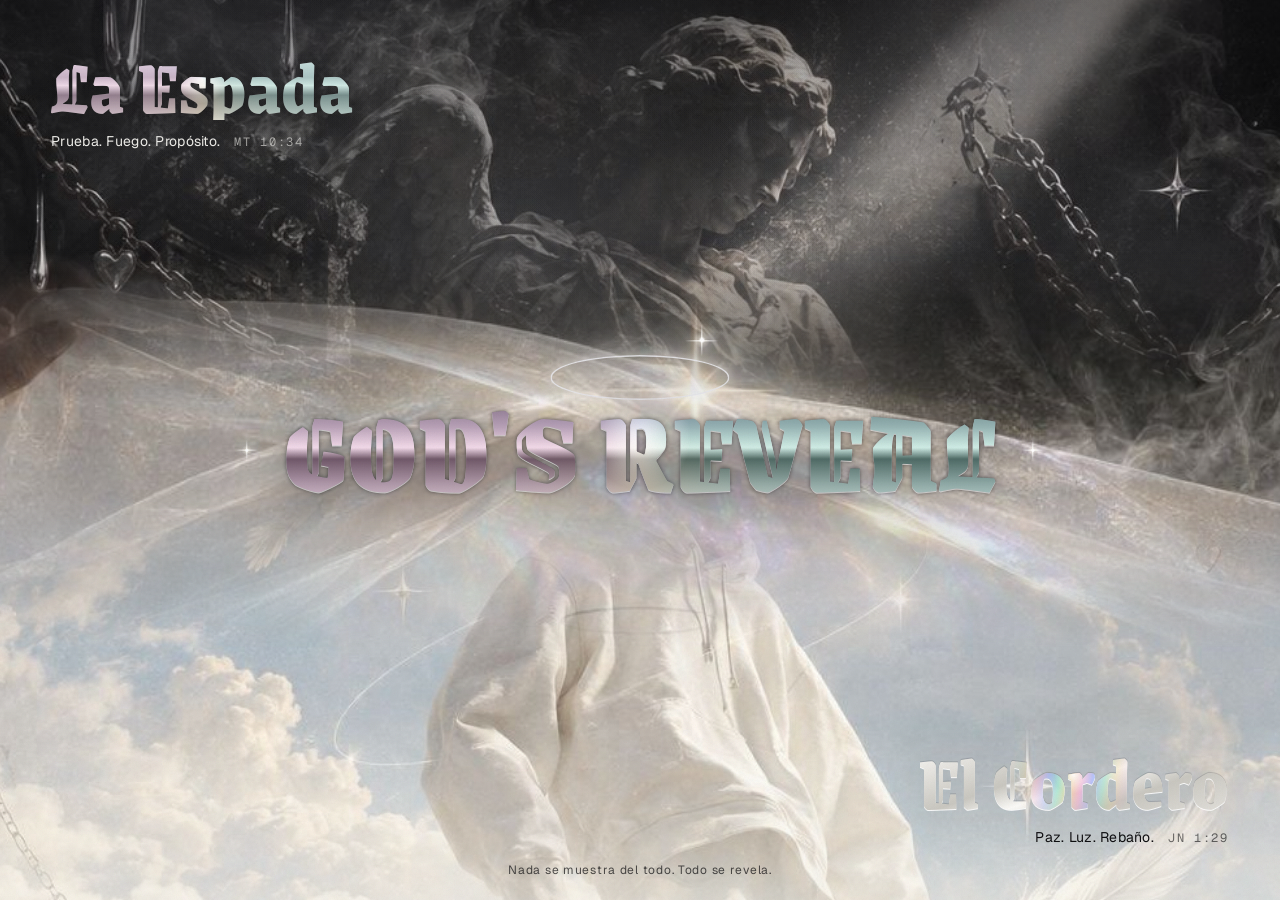
<file: index.html>
<!doctype html>
<html lang="es">
<head>
  <meta charset="utf-8">
  <meta name="viewport" content="width=device-width, initial-scale=1">
  <title>GOD'S REVEAL</title>
  <meta name="description" content="GOD'S REVEAL. Dos mundos: la Espada y el Cordero. Nada se muestra del todo. Todo se revela.">
  <meta name="theme-color" content="#0d0d0f">
  <link rel="preconnect" href="https://fonts.googleapis.com">
  <link rel="preconnect" href="https://fonts.gstatic.com" crossorigin>
  <link href="https://fonts.googleapis.com/css2?family=Geist:wght@300..700&family=Geist+Mono:wght@400;500&family=Grenze+Gotisch:wght@600..900&display=swap" rel="stylesheet">
  <link rel="preload" as="image" href="assets/img/angel.jpg">
  <link rel="preload" as="image" href="assets/img/sky.jpg">
  <link rel="stylesheet" href="assets/css/base.css">
  <link rel="stylesheet" href="assets/css/gate.css">
</head>
<body class="gate grain">

  <div class="veil" aria-hidden="true"><span class="veil__sheen"></span></div>

  <main class="gate__doors">
    <!-- arriba: la prueba -->
    <a class="door door--sword" href="espada.html" aria-label="Entrar en La Espada">
      <span class="door__media" aria-hidden="true"></span>
      <canvas class="atmos" data-atmos="smoke" aria-hidden="true"></canvas>
      <span class="door__inner">
        <span class="door__name holo--chrome" data-light>La Espada</span>
        <span class="door__line">Prueba. Fuego. Propósito. <span class="code">MT 10:34</span></span>
      </span>
    </a>

    <!-- centro: el velo -->
    <div class="seam" aria-hidden="true">
      <span class="seam__veil"></span>
      <span class="halo seam__halo"></span>
      <span class="glint seam__glint"></span>
    </div>
    <h1 class="gate__mark" aria-label="GOD'S REVEAL">
      <span class="glint glint--sm" aria-hidden="true"></span>
      <span class="holo--chrome" data-light>GOD'S REVEAL</span>
      <span class="glint glint--sm" aria-hidden="true"></span>
    </h1>

    <!-- abajo: la paz -->
    <a class="door door--lamb" href="cordero.html" aria-label="Entrar en El Cordero">
      <span class="door__media" aria-hidden="true"></span>
      <span class="door__inner">
        <span class="door__name holo" data-light data-text="El Cordero">El Cordero</span>
        <span class="door__line">Paz. Luz. Rebaño. <span class="code">JN 1:29</span></span>
      </span>
    </a>
  </main>

  <p class="gate__foot">Nada se muestra del todo. Todo se revela.</p>

  <script src="assets/js/site.js" defer></script>
</body>
</html>
</file>
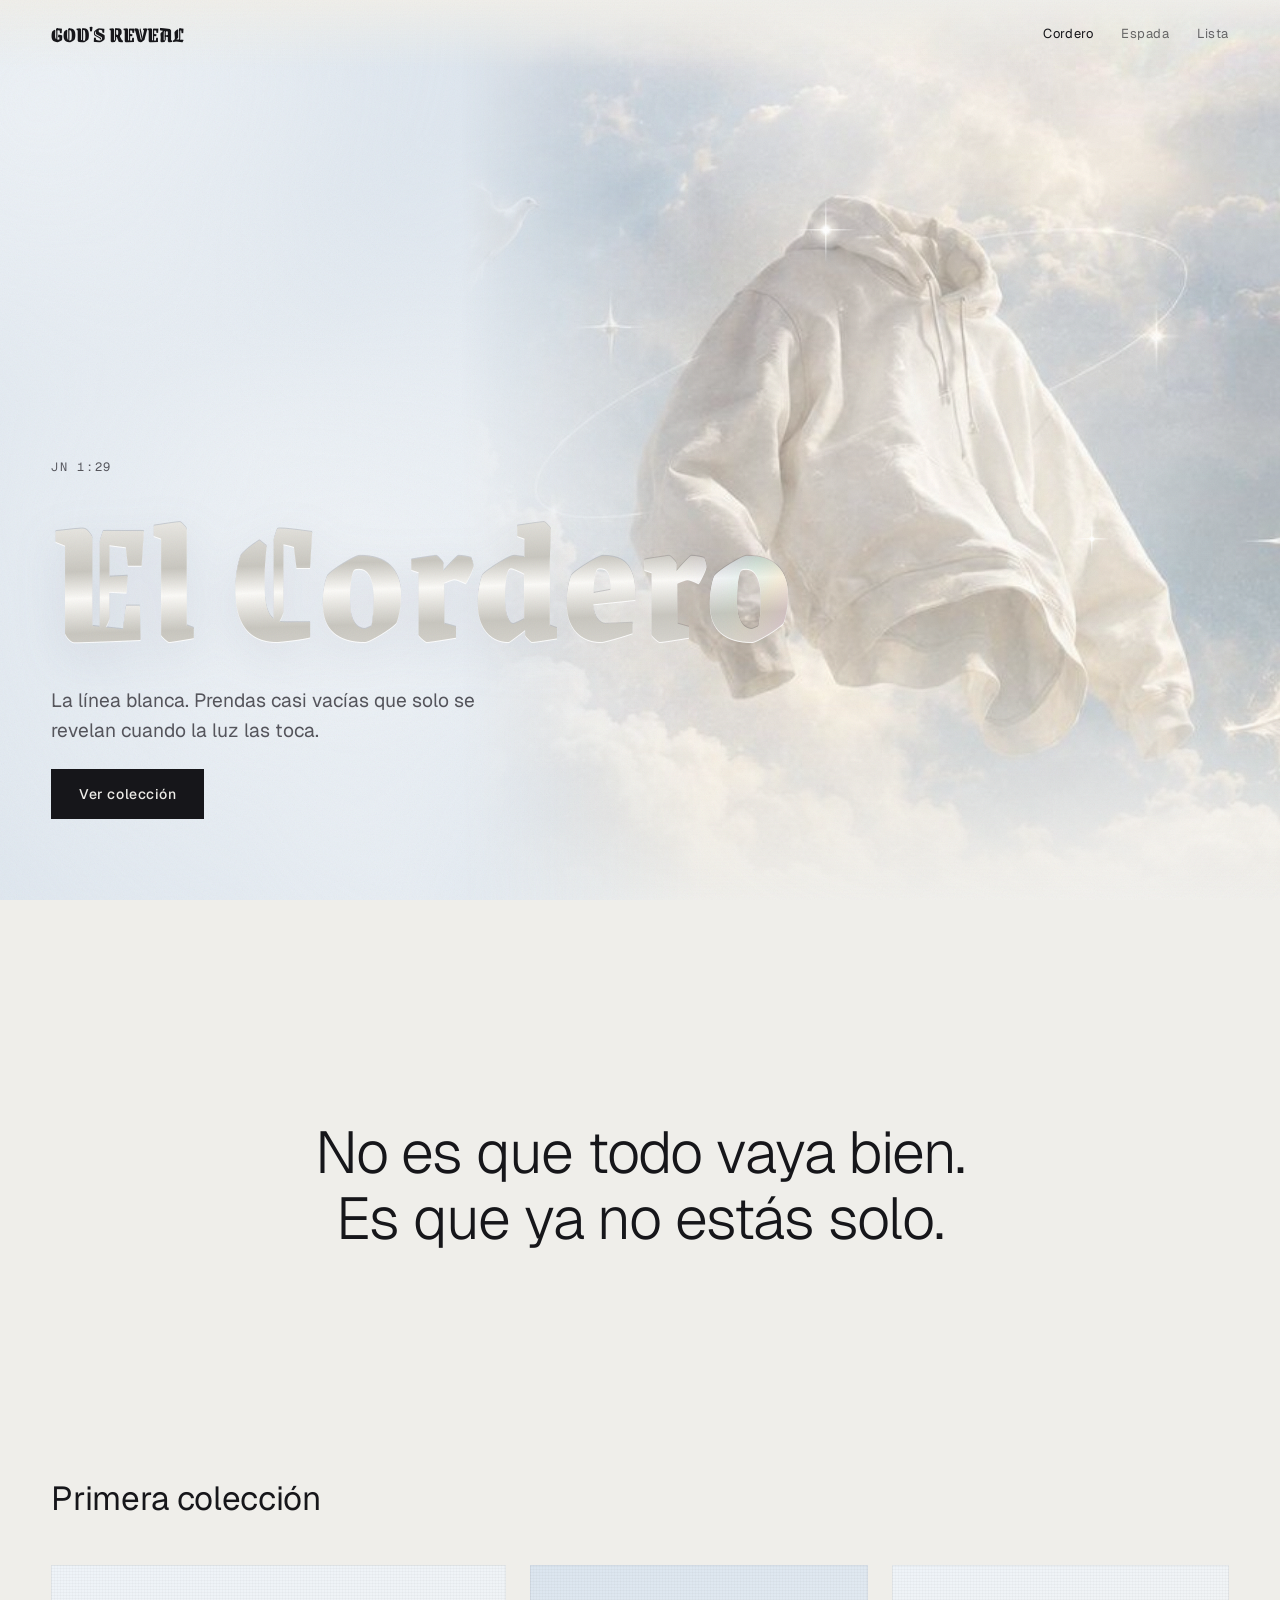
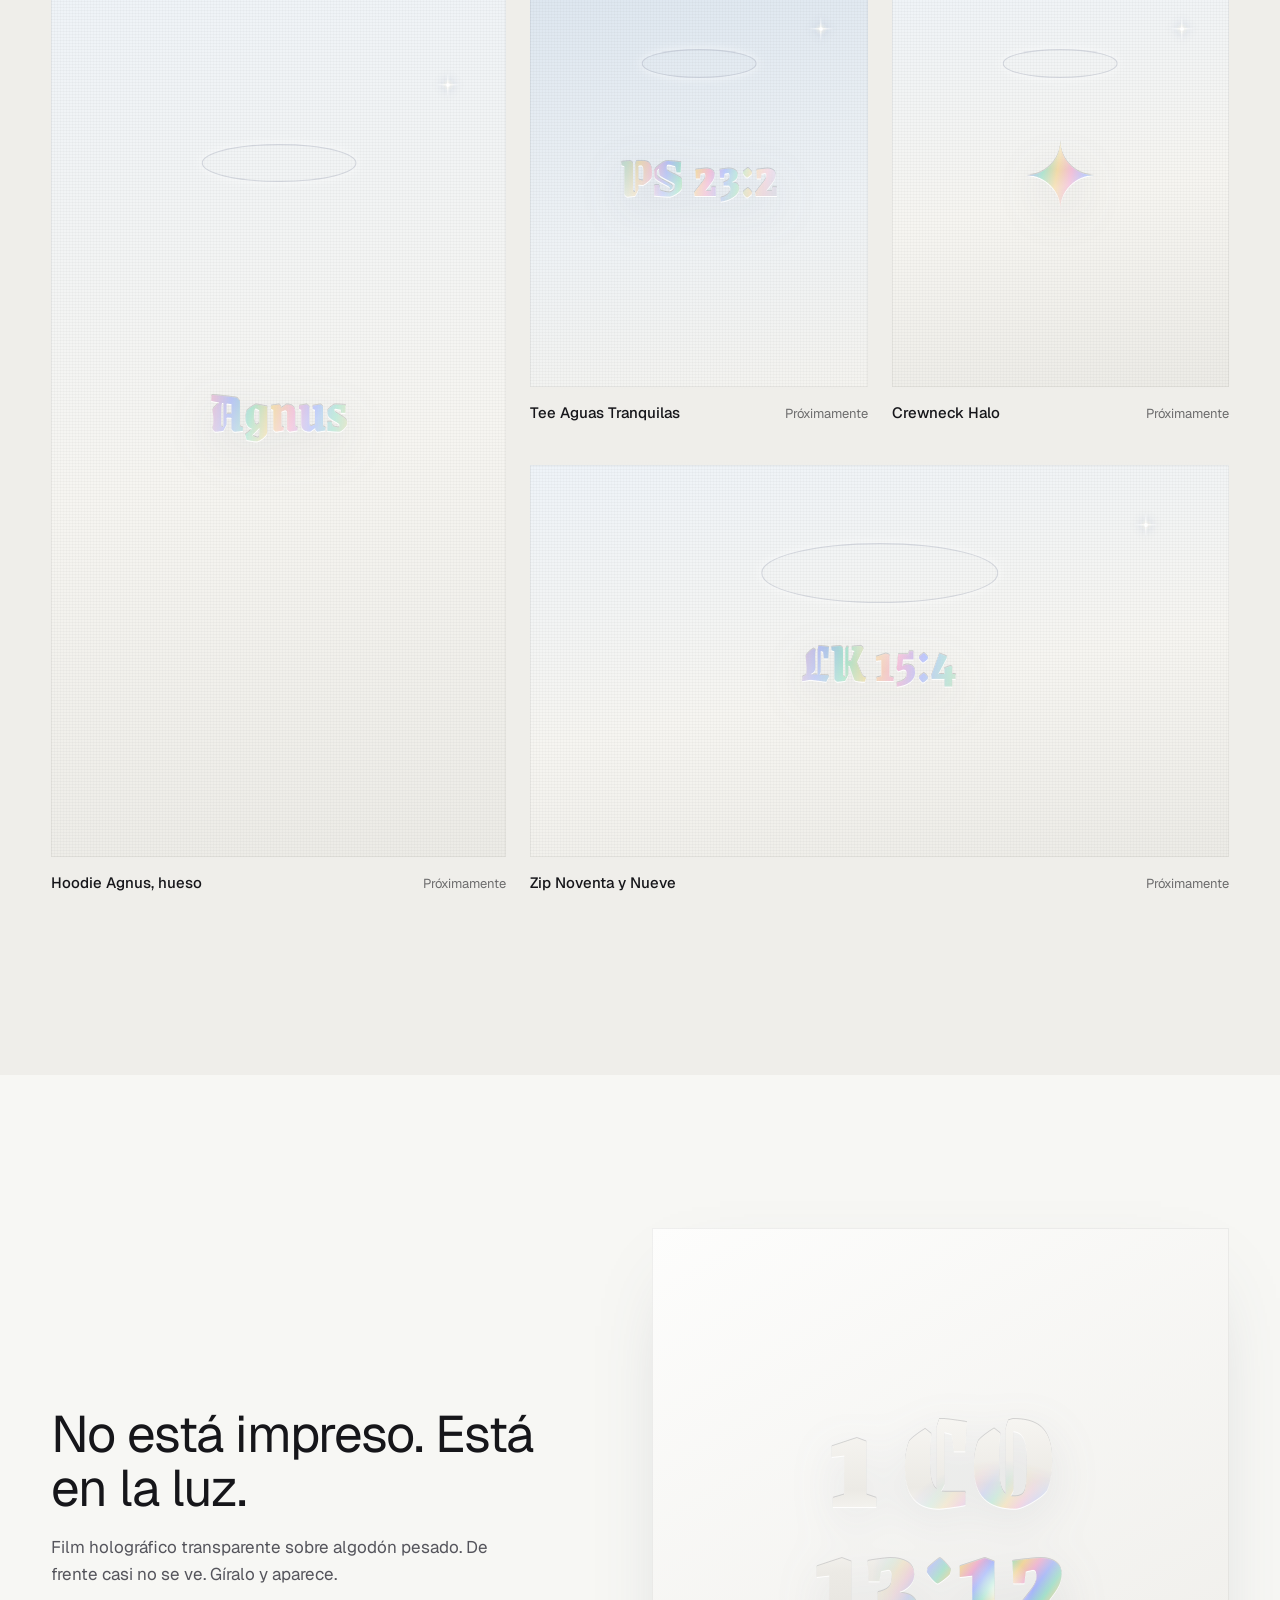
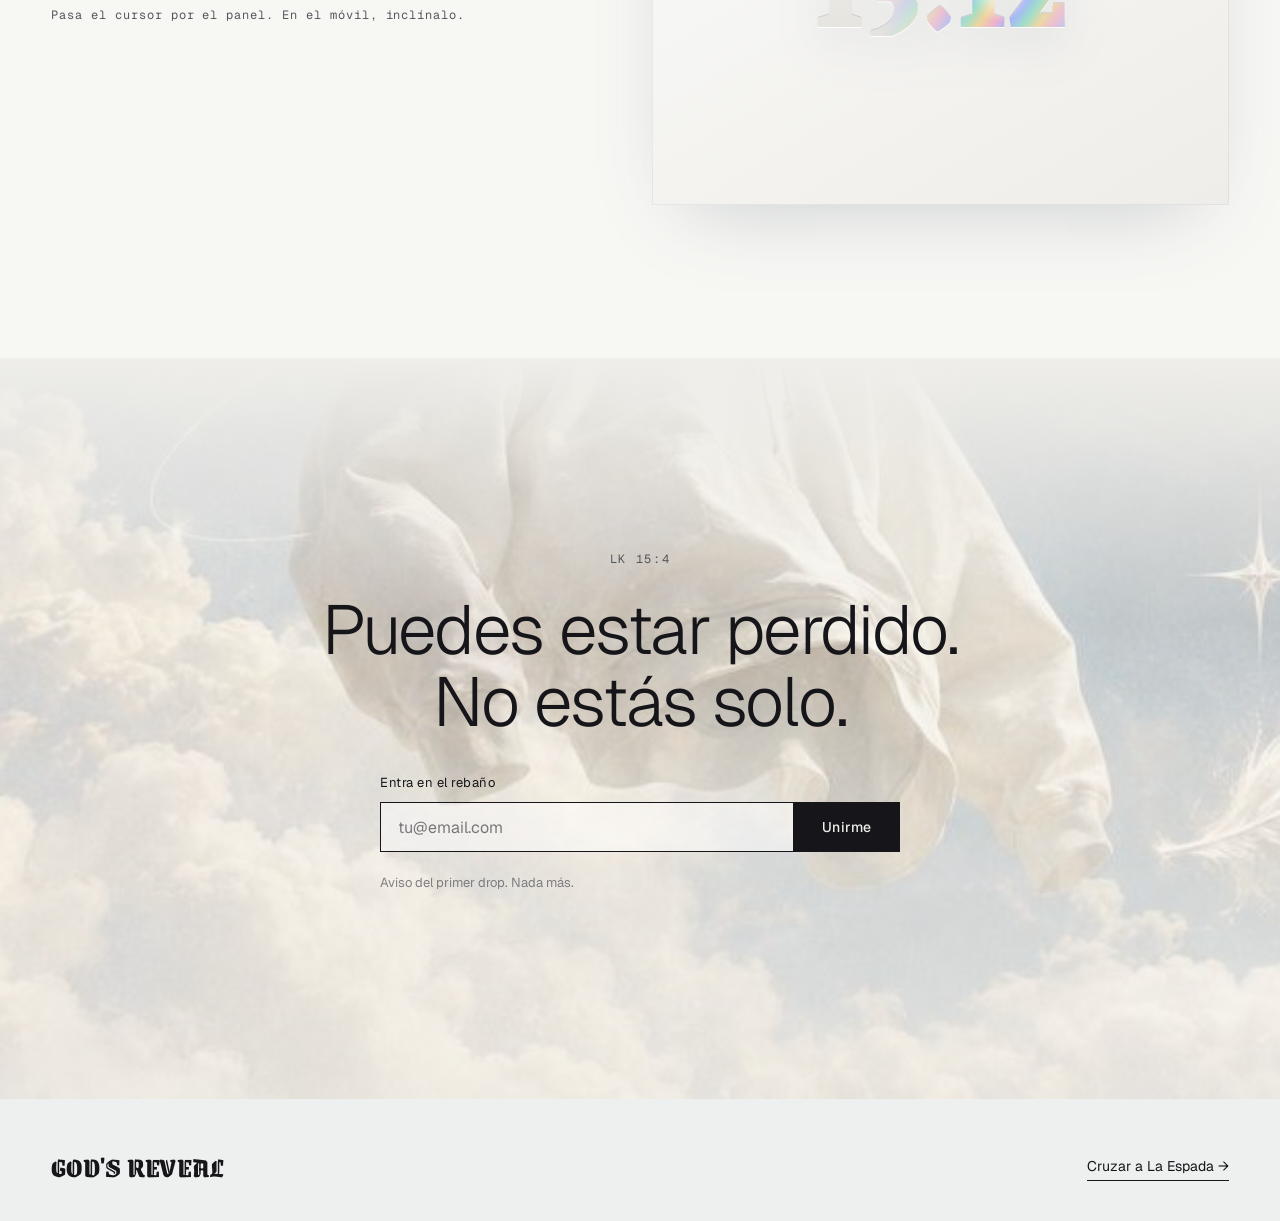
<file: cordero.html>
<!doctype html>
<html lang="es">
<head>
  <meta charset="utf-8">
  <meta name="viewport" content="width=device-width, initial-scale=1">
  <title>El Cordero | GOD'S REVEAL</title>
  <meta name="description" content="El Cordero. La línea blanca de GOD'S REVEAL: paz, luz y rebaño. Acabados en film holográfico transparente.">
  <meta name="theme-color" content="#efeeea">
  <link rel="preconnect" href="https://fonts.googleapis.com">
  <link rel="preconnect" href="https://fonts.gstatic.com" crossorigin>
  <link href="https://fonts.googleapis.com/css2?family=Geist:wght@300..700&family=Geist+Mono:wght@400;500&family=Grenze+Gotisch:wght@600..900&display=swap" rel="stylesheet">
  <link rel="stylesheet" href="assets/css/base.css">
  <link rel="stylesheet" href="assets/css/lamb.css">
</head>
<body class="lamb grain">

  <header class="nav">
    <div class="wrap">
      <a class="nav__brand" href="index.html">GOD'S REVEAL</a>
      <nav class="nav__links" aria-label="Mundos">
        <a href="cordero.html" aria-current="page">Cordero</a>
        <a href="espada.html">Espada</a>
        <a class="hide-sm" href="#rebano">Lista</a>
      </nav>
    </div>
  </header>

  <main>
    <!-- HERO -->
    <section class="l-hero">
      <span class="l-hero__media" aria-hidden="true"></span>
      <canvas class="atmos" data-atmos="cloud" aria-hidden="true"></canvas>
      <span class="glint glint--lg" style="left:62%;top:22%" aria-hidden="true"></span>
      <span class="glint" style="left:84%;top:58%" aria-hidden="true"></span>
      <div class="wrap l-hero__grid">
        <div class="l-hero__copy">
          <span class="code rv">JN 1:29</span>
          <h1 class="l-hero__title mark holo rv" data-d="1" data-light data-text="El Cordero">El Cordero</h1>
          <p class="l-hero__sub rv" data-d="2">La línea blanca. Prendas casi vacías que solo se revelan cuando la luz las toca.</p>
          <div class="rv" data-d="3">
            <a class="btn btn--solid" href="#coleccion">Ver colección</a>
          </div>
        </div>
      </div>
    </section>

    <!-- MANIFIESTO -->
    <section class="l-manifesto">
      <div class="wrap">
        <p class="l-manifesto__text rv">No es que todo vaya bien.<br>Es que ya no estás solo.</p>
      </div>
    </section>

    <!-- COLECCION -->
    <section class="l-coll" id="coleccion" aria-labelledby="coll-title">
      <div class="wrap">
        <h2 class="l-coll__title rv" id="coll-title">Primera colección</h2>
        <div class="l-coll__grid">
          <!-- TODO: foto real de producto 1600x2000 -->
          <article class="piece piece--xl rv">
            <div class="piece__media l-swatch"><span class="halo piece__halo" aria-hidden="true"></span><span class="glint piece__glint" aria-hidden="true"></span><span class="piece__print holo" data-light data-text="Agnus">Agnus</span></div>
            <div class="piece__meta"><span class="piece__name">Hoodie Agnus, hueso</span><span class="piece__status">Próximamente</span></div>
          </article>
          <!-- TODO: foto real de producto 1200x1500 -->
          <article class="piece rv" data-d="1">
            <div class="piece__media l-swatch l-swatch--sky"><span class="halo piece__halo" aria-hidden="true"></span><span class="glint piece__glint" aria-hidden="true"></span><span class="piece__print holo" data-light data-text="PS 23:2">PS 23:2</span></div>
            <div class="piece__meta"><span class="piece__name">Tee Aguas Tranquilas</span><span class="piece__status">Próximamente</span></div>
          </article>
          <!-- TODO: foto real de producto 1200x1500 -->
          <article class="piece rv" data-d="2">
            <div class="piece__media l-swatch"><span class="halo piece__halo" aria-hidden="true"></span><span class="glint piece__glint" aria-hidden="true"></span><span class="piece__print piece__print--sm holo" data-light data-text="✦">✦</span></div>
            <div class="piece__meta"><span class="piece__name">Crewneck Halo</span><span class="piece__status">Próximamente</span></div>
          </article>
          <!-- TODO: foto real de producto 1600x1000 -->
          <article class="piece piece--wide rv">
            <div class="piece__media l-swatch l-swatch--cream"><span class="halo piece__halo" aria-hidden="true"></span><span class="glint piece__glint" aria-hidden="true"></span><span class="piece__print holo" data-light data-text="LK 15:4">LK 15:4</span></div>
            <div class="piece__meta"><span class="piece__name">Zip Noventa y Nueve</span><span class="piece__status">Próximamente</span></div>
          </article>
        </div>
      </div>
    </section>

    <!-- MATERIAL -->
    <section class="l-material" aria-labelledby="mat-title">
      <div class="wrap l-material__grid">
        <div class="l-material__copy">
          <h2 class="l-material__title rv" id="mat-title">No está impreso. Está en la luz.</h2>
          <p class="rv" data-d="1">Film holográfico transparente sobre algodón pesado. De frente casi no se ve. Gíralo y aparece.</p>
          <p class="l-material__hint rv" data-d="2">Pasa el cursor por el panel. En el móvil, inclínalo.</p>
        </div>
        <div class="reveal-panel rv" data-d="1" aria-label="Panel interactivo: una cita escondida que aparece con la luz">
          <span class="reveal-panel__lit holo" data-light aria-hidden="true" data-text="1 CO&#10;13:12">1 CO<br>13:12</span>
        </div>
      </div>
    </section>

    <!-- REBAÑO -->
    <section class="l-flock" id="rebano" aria-labelledby="flock-title">
      <span class="l-flock__media" aria-hidden="true"></span>
      <div class="wrap l-flock__inner">
        <span class="code rv">LK 15:4</span>
        <h2 class="l-flock__title rv" data-d="1" id="flock-title">Puedes estar perdido.<br>No estás solo.</h2>
        <form class="l-flock__form rv" data-d="2" data-list data-ok="Estás dentro. Te avisaremos antes que a nadie." novalidate>
          <div class="field">
            <label for="email-lamb">Entra en el rebaño</label>
            <div class="field__row">
              <input id="email-lamb" type="email" name="email" autocomplete="email" placeholder="tu@email.com" required aria-describedby="help-lamb">
              <button class="btn btn--solid" type="submit">Unirme</button>
            </div>
            <p class="field__help" id="help-lamb" aria-live="polite">Aviso del primer drop. Nada más.</p>
          </div>
        </form>
      </div>
    </section>
  </main>

  <footer class="foot">
    <div class="wrap">
      <span class="mark foot__mark">GOD'S REVEAL</span>
      <a class="foot__cross" href="espada.html">Cruzar a La Espada <span aria-hidden="true">→</span></a>
    </div>
  </footer>

  <script src="assets/js/site.js" defer></script>
</body>
</html>
</file>
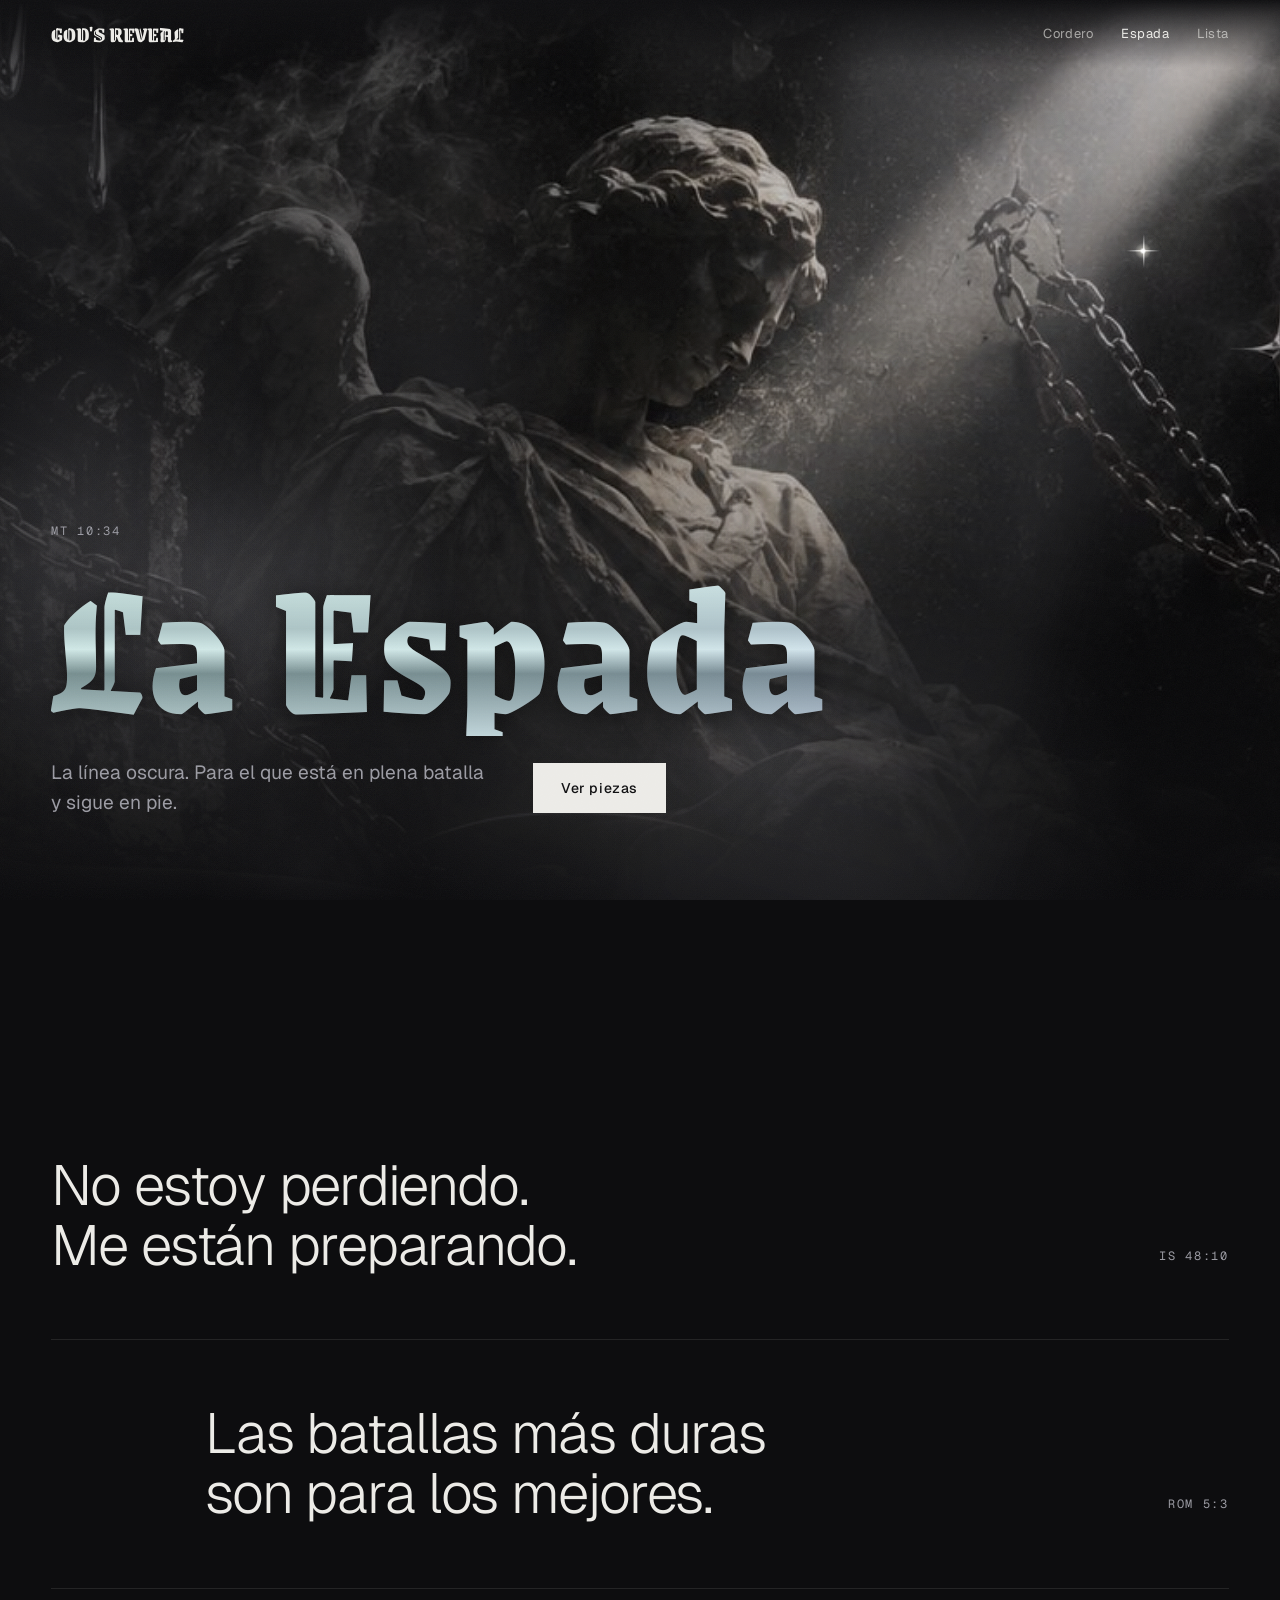
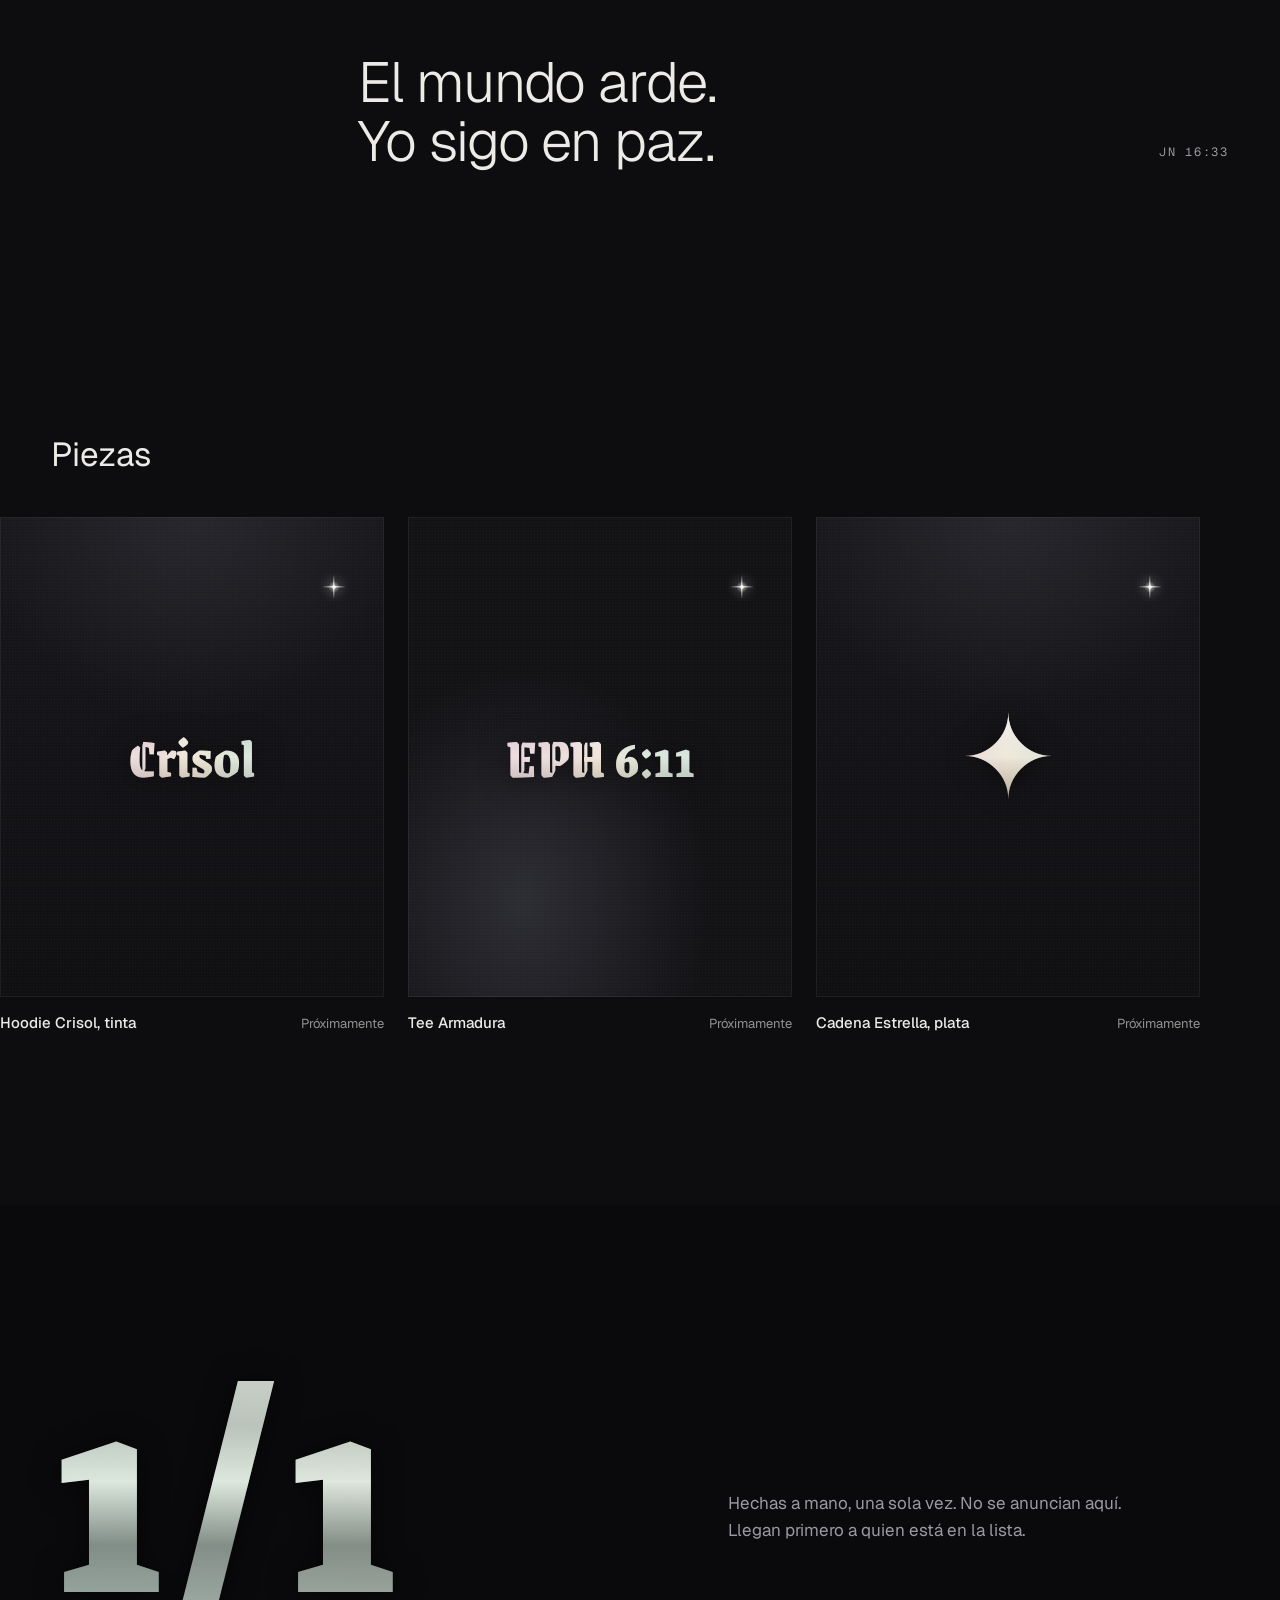
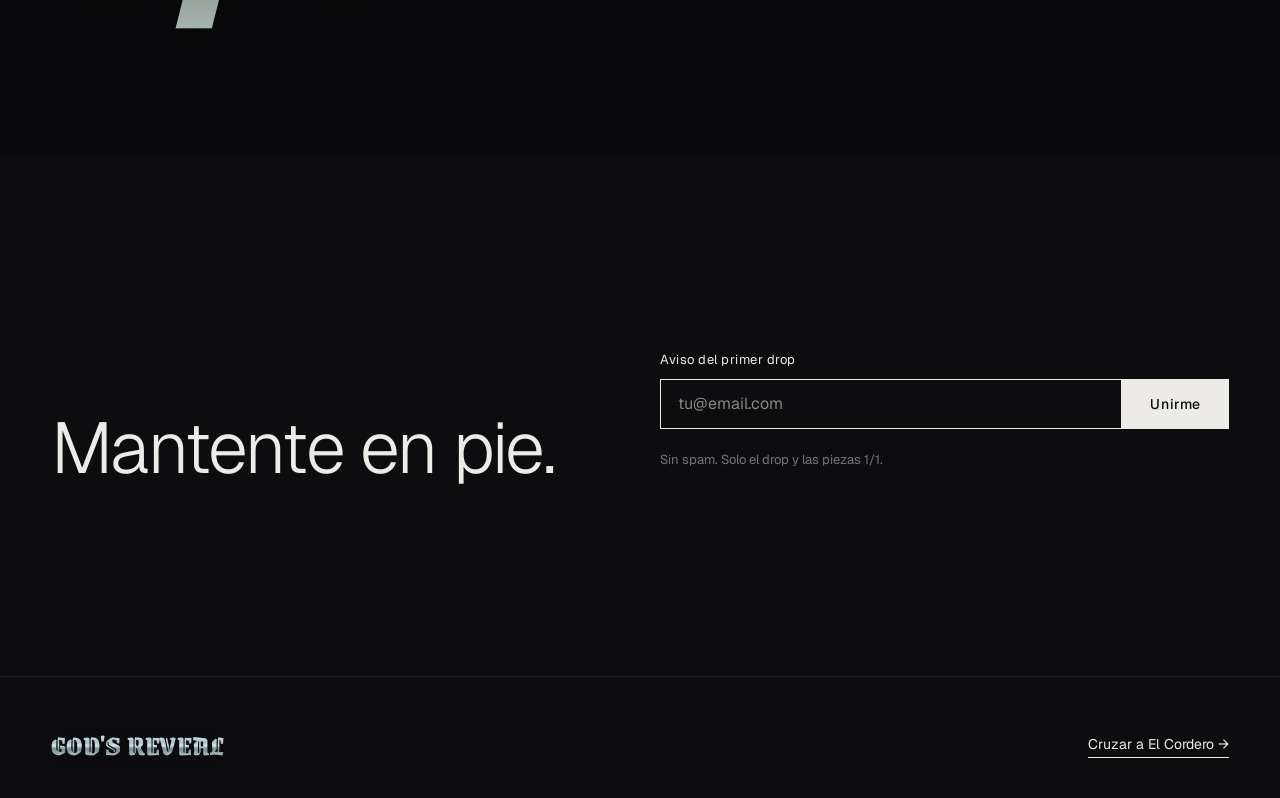
<file: espada.html>
<!doctype html>
<html lang="es">
<head>
  <meta charset="utf-8">
  <meta name="viewport" content="width=device-width, initial-scale=1">
  <title>La Espada | GOD'S REVEAL</title>
  <meta name="description" content="La Espada. La línea oscura de GOD'S REVEAL: prueba, fuego y propósito. Cromo, humo y cadenas.">
  <meta name="theme-color" content="#0d0d0f">
  <link rel="preconnect" href="https://fonts.googleapis.com">
  <link rel="preconnect" href="https://fonts.gstatic.com" crossorigin>
  <link href="https://fonts.googleapis.com/css2?family=Geist:wght@300..700&family=Geist+Mono:wght@400;500&family=Grenze+Gotisch:wght@600..900&display=swap" rel="stylesheet">
  <link rel="stylesheet" href="assets/css/base.css">
  <link rel="stylesheet" href="assets/css/sword.css">
</head>
<body class="sword grain">

  <header class="nav">
    <div class="wrap">
      <a class="nav__brand" href="index.html">GOD'S REVEAL</a>
      <nav class="nav__links" aria-label="Mundos">
        <a href="cordero.html">Cordero</a>
        <a href="espada.html" aria-current="page">Espada</a>
        <a class="hide-sm" href="#aviso">Lista</a>
      </nav>
    </div>
  </header>

  <main>
    <!-- HERO -->
    <section class="s-hero">
      <span class="s-hero__media" aria-hidden="true"></span>
      <canvas class="atmos" data-atmos="smoke" aria-hidden="true"></canvas>
      <div class="s-hero__beam" aria-hidden="true"></div>
      <span class="glint" style="left:88%;top:26%" aria-hidden="true"></span>
      <div class="wrap s-hero__inner">
        <span class="code rv">MT 10:34</span>
        <h1 class="s-hero__title mark holo--chrome rv" data-d="1" data-light>La Espada</h1>
        <div class="s-hero__row rv" data-d="2">
          <p class="s-hero__sub">La línea oscura. Para el que está en plena batalla y sigue en pie.</p>
          <a class="btn btn--bone" href="#piezas">Ver piezas</a>
        </div>
      </div>
    </section>

    <!-- LA PRUEBA -->
    <section class="s-trial" aria-labelledby="trial-title">
      <div class="wrap">
        <h2 class="sr-only" id="trial-title">La prueba</h2>
        <ol class="s-trial__list">
          <li class="rv"><p>No estoy perdiendo.<br>Me están preparando.</p><span class="code">IS 48:10</span></li>
          <li class="rv"><p>Las batallas más duras<br>son para los mejores.</p><span class="code">ROM 5:3</span></li>
          <li class="rv"><p>El mundo arde.<br>Yo sigo en paz.</p><span class="code">JN 16:33</span></li>
        </ol>
      </div>
    </section>

    <!-- PIEZAS -->
    <section class="s-pieces" id="piezas" aria-labelledby="pieces-title">
      <div class="wrap">
        <h2 class="s-pieces__title rv" id="pieces-title">Piezas</h2>
      </div>
      <div class="s-rail" tabindex="0" aria-label="Piezas de La Espada, desliza en horizontal">
        <!-- TODO: fotos reales de producto 1200x1500 -->
        <article class="piece rv">
          <div class="piece__media s-swatch"><span class="glint piece__glint" aria-hidden="true"></span><span class="piece__print holo--chrome" data-light>Crisol</span></div>
          <div class="piece__meta"><span class="piece__name">Hoodie Crisol, tinta</span><span class="piece__status">Próximamente</span></div>
        </article>
        <article class="piece rv" data-d="1">
          <div class="piece__media s-swatch s-swatch--smoke"><span class="glint piece__glint" aria-hidden="true"></span><span class="piece__print holo--chrome" data-light>EPH 6:11</span></div>
          <div class="piece__meta"><span class="piece__name">Tee Armadura</span><span class="piece__status">Próximamente</span></div>
        </article>
        <article class="piece rv" data-d="2">
          <div class="piece__media s-swatch"><span class="glint piece__glint" aria-hidden="true"></span><span class="piece__print piece__print--glyph holo--chrome" data-light>✦</span></div>
          <div class="piece__meta"><span class="piece__name">Cadena Estrella, plata</span><span class="piece__status">Próximamente</span></div>
        </article>
        <article class="piece rv" data-d="3">
          <div class="piece__media s-swatch s-swatch--smoke"><span class="glint piece__glint" aria-hidden="true"></span><span class="piece__print holo--chrome" data-light>IS 40:31</span></div>
          <div class="piece__meta"><span class="piece__name">Zip Alas</span><span class="piece__status">Próximamente</span></div>
        </article>
      </div>
    </section>

    <!-- 1/1 -->
    <section class="s-one" aria-labelledby="one-title">
      <div class="wrap s-one__grid">
        <div class="s-one__mark rv" aria-hidden="true"><span class="holo--chrome" data-light>1/1</span></div>
        <div class="s-one__copy">
          <h2 class="s-one__title rv" id="one-title">Piezas únicas.</h2>
          <p class="rv" data-d="1">Hechas a mano, una sola vez. No se anuncian aquí. Llegan primero a quien está en la lista.</p>
        </div>
      </div>
    </section>

    <!-- AVISO -->
    <section class="s-call" id="aviso" aria-labelledby="call-title">
      <div class="wrap s-call__inner">
        <h2 class="s-call__title rv" id="call-title">Mantente en pie.</h2>
        <form class="s-call__form rv" data-d="1" data-list data-ok="Dentro. Serás de los primeros en saberlo." novalidate>
          <div class="field">
            <label for="email-sword">Aviso del primer drop</label>
            <div class="field__row">
              <input id="email-sword" type="email" name="email" autocomplete="email" placeholder="tu@email.com" required aria-describedby="help-sword">
              <button class="btn btn--bone" type="submit">Unirme</button>
            </div>
            <p class="field__help" id="help-sword" aria-live="polite">Sin spam. Solo el drop y las piezas 1/1.</p>
          </div>
        </form>
      </div>
    </section>
  </main>

  <footer class="foot">
    <div class="wrap">
      <span class="mark foot__mark holo--chrome" data-light>GOD'S REVEAL</span>
      <a class="foot__cross" href="cordero.html">Cruzar a El Cordero <span aria-hidden="true">→</span></a>
    </div>
  </footer>

  <script src="assets/js/site.js" defer></script>
</body>
</html>
</file>
<file: assets/css/base.css>
/* GOD'S REVEAL - base
   Regla de oro: nada se muestra del todo. Todo se revela. */

:root {
  --bone: #efeeea;
  --paper: #f7f7f4;
  --mist: #dde3ea;
  --smoke: #8a8a91;
  --char: #1c1c20;
  --ink: #0d0d0f;

  --font-mark: "Grenze Gotisch", serif;
  --font-sans: "Geist", system-ui, sans-serif;
  --font-mono: "Geist Mono", ui-monospace, monospace;

  --ease: cubic-bezier(0.16, 1, 0.3, 1);
  --gutter: clamp(16px, 4vw, 56px);
  --max: 1400px;

  /* z-index scale */
  --z-atmos: 0;
  --z-content: 1;
  --z-nav: 20;
  --z-grain: 40;
  --z-veil: 60;
}

*, *::before, *::after { box-sizing: border-box; }
html { -webkit-text-size-adjust: 100%; }
body {
  margin: 0;
  font-family: var(--font-sans);
  font-size: 16px;
  line-height: 1.6;
  -webkit-font-smoothing: antialiased;
  text-rendering: optimizeLegibility;
  overflow-x: hidden;
}
img { max-width: 100%; display: block; }
a { color: inherit; text-decoration: none; }
button, input { font: inherit; color: inherit; }

.wrap { width: 100%; max-width: var(--max); margin: 0 auto; padding: 0 var(--gutter); }
.sr-only {
  position: absolute; width: 1px; height: 1px; padding: 0; margin: -1px;
  overflow: hidden; clip: rect(0 0 0 0); white-space: nowrap; border: 0;
}

:focus-visible { outline: 2px solid currentColor; outline-offset: 4px; }

/* ---------- wordmark ---------- */
.mark {
  font-family: var(--font-mark);
  font-weight: 800;
  letter-spacing: 0.01em;
  line-height: 0.92;
}

.code {
  font-family: var(--font-mono);
  font-size: 12px;
  letter-spacing: 0.14em;
  text-transform: uppercase;
}

/* ---------- holographic transparent film ----------
   Imita PET holografico transparente: casi sin color propio,
   la luz (puntero / giroscopio) rompe el material en destellos prismaticos. */
/* Capa 1 (el propio texto): film casi incoloro, solo se lee por el relieve.
   Capa 2 (::after con data-text): destellos espectrales que SOLO aparecen
   donde cae la luz, como el PET holografico transparente real. */
.holo {
  --mx: 50%;
  --my: 40%;
  --spin: 0deg;
  position: relative;
  /* nacar: casi blanco, con un pliegue de luz que sigue al puntero */
  background:
    linear-gradient(calc(160deg + var(--spin) * 0.1),
      var(--holo-hi, #fbfaf7) 0%, var(--holo-base, #d2d0ca) 38%,
      var(--holo-hi, #fbfaf7) 52%, var(--holo-base, #d2d0ca) 70%, var(--holo-lo, #e4e2dd) 100%);
  -webkit-background-clip: text;
  background-clip: text;
  color: transparent;
  filter:
    drop-shadow(0 1px 0 rgb(255 255 255 / 0.9))
    drop-shadow(0 -1px 0 rgb(30 32 40 / 0.16))
    drop-shadow(0 14px 24px rgb(90 100 120 / 0.12));
}
.holo[data-text]::after {
  content: attr(data-text);
  white-space: pre-line;
  position: absolute; inset: 0;
  padding: inherit;
  display: inherit; place-items: inherit; text-align: inherit;
  text-shadow: none;
  background:
    radial-gradient(circle at var(--mx) var(--my), rgb(255 255 255 / 0.95) 0%, transparent 12%),
    repeating-linear-gradient(calc(100deg + var(--spin) * 0.15),
      #93a9ff 0%, #86dcc0 3.5%, #f1cf86 7%, #eea3cb 10.5%, #93a9ff 14%);
  -webkit-background-clip: text;
  background-clip: text;
  color: transparent;
  -webkit-mask-image: radial-gradient(circle at var(--mx) var(--my), #000 0%, rgb(0 0 0 / 0.55) 16%, transparent 38%);
  mask-image: radial-gradient(circle at var(--mx) var(--my), #000 0%, rgb(0 0 0 / 0.55) 16%, transparent 38%);
  pointer-events: none;
}

/* chrome variant for the dark world */
.holo--chrome {
  --mx: 50%;
  --my: 40%;
  --spin: 0deg;
  background:
    radial-gradient(circle at var(--mx) var(--my), rgb(255 255 255 / 0.9), transparent 16%),
    conic-gradient(from var(--spin) at var(--mx) var(--my),
      rgb(150 170 255 / 0.30), rgb(140 225 200 / 0.30), rgb(245 215 150 / 0.30),
      rgb(240 170 210 / 0.30), rgb(150 170 255 / 0.30)),
    linear-gradient(180deg, #f6f6f8 0%, #b9b9c1 38%, #ececf0 50%, #6c6c74 64%, #d4d4da 100%);
  -webkit-background-clip: text;
  background-clip: text;
  color: transparent;
  filter: drop-shadow(0 2px 14px rgb(0 0 0 / 0.55));
}

/* ---------- ornaments from the poster: star glints and halos ---------- */
.glint {
  --s: 34px;
  position: absolute; display: inline-block; width: var(--s); height: var(--s);
  pointer-events: none;
  background:
    radial-gradient(circle, rgb(255 255 255 / 0.95) 0 6%, rgb(255 250 235 / 0.35) 14%, transparent 34%),
    linear-gradient(90deg, transparent 0%, rgb(255 255 255 / 0.9) 50%, transparent 100%) center / 100% 1.5px no-repeat,
    linear-gradient(0deg, transparent 0%, rgb(255 255 255 / 0.9) 50%, transparent 100%) center / 1.5px 100% no-repeat;
  filter: drop-shadow(0 0 6px rgb(255 255 255 / 0.8));
}
.glint--sm { --s: 22px; position: relative; flex: none; }
.glint--lg { --s: 64px; }
@media (prefers-reduced-motion: no-preference) {
  .glint { animation: twinkle 4.2s ease-in-out infinite; }
  .glint:nth-of-type(2n) { animation-delay: -1.7s; }
}
@keyframes twinkle { 0%, 100% { opacity: 0.55; transform: scale(0.85); } 50% { opacity: 1; transform: scale(1.08); } }

.halo {
  position: absolute; display: block; aspect-ratio: 4 / 1;
  border-radius: 50%;
  box-shadow: inset 0 0 0 1.5px rgb(235 235 240 / 0.85), 0 0 12px rgb(255 255 255 / 0.4);
  transform: translateX(-50%);
  pointer-events: none;
}

/* ---------- nav ---------- */
.nav {
  position: fixed; inset: 0 0 auto 0; z-index: var(--z-nav);
  height: 68px;
  display: flex; align-items: center;
}
.nav .wrap { display: flex; align-items: center; justify-content: space-between; gap: 24px; }
.nav__brand { font-family: var(--font-mark); font-weight: 800; font-size: 22px; line-height: 1; }
.nav__links { display: flex; gap: 28px; font-size: 13px; letter-spacing: 0.04em; }
.nav__links a { opacity: 0.62; transition: opacity 0.3s var(--ease); }
.nav__links a:hover, .nav__links a[aria-current="page"] { opacity: 1; }

/* ---------- buttons ---------- */
.btn {
  display: inline-flex; align-items: center; justify-content: center; gap: 10px;
  height: 50px; padding: 0 28px;
  border: 0; border-radius: 0;
  font-size: 14px; font-weight: 500; letter-spacing: 0.04em;
  white-space: nowrap; cursor: pointer;
  transition: transform 0.3s var(--ease), opacity 0.3s var(--ease);
}
.btn:active { transform: translateY(1px) scale(0.99); }
.btn--ghost { background: transparent; box-shadow: inset 0 0 0 1px currentColor; }

/* ---------- reveal on view ---------- */
.rv { opacity: 0; transform: translateY(24px); transition: opacity 1.1s var(--ease), transform 1.1s var(--ease); }
.rv.is-in { opacity: 1; transform: none; }
.rv[data-d="1"] { transition-delay: 0.08s; }
.rv[data-d="2"] { transition-delay: 0.16s; }
.rv[data-d="3"] { transition-delay: 0.24s; }

/* ---------- atmosphere canvas + grain ---------- */
.atmos { position: absolute; inset: 0; width: 100%; height: 100%; z-index: var(--z-atmos); pointer-events: none; }
.grain::after {
  content: ""; position: fixed; inset: 0; z-index: var(--z-grain); pointer-events: none;
  opacity: var(--grain, 0.07);
  background-image: url("data:image/svg+xml,%3Csvg xmlns='http://www.w3.org/2000/svg' width='160' height='160'%3E%3Cfilter id='n'%3E%3CfeTurbulence type='fractalNoise' baseFrequency='0.85' numOctaves='3' stitchTiles='stitch'/%3E%3C/filter%3E%3Crect width='100%25' height='100%25' filter='url(%23n)'/%3E%3C/svg%3E");
  mix-blend-mode: multiply;
}

/* ---------- product slots ---------- */
.piece { display: flex; flex-direction: column; gap: 14px; }
.piece__media {
  position: relative; overflow: hidden;
  aspect-ratio: 4 / 5;
}
.piece__media::before {
  /* fabric weave */
  content: ""; position: absolute; inset: 0;
  background-image:
    repeating-linear-gradient(0deg, rgb(0 0 0 / 0.025) 0 1px, transparent 1px 3px),
    repeating-linear-gradient(90deg, rgb(0 0 0 / 0.02) 0 1px, transparent 1px 3px);
}
.piece__print {
  position: absolute; inset: 0; display: grid; place-items: center;
  font-family: var(--font-mark); font-weight: 800;
  font-size: clamp(34px, 4.4vw, 64px); text-align: center; line-height: 0.9;
  padding: 12%;
  transition: transform 0.9s var(--ease);
}
.piece:hover .piece__print { transform: scale(1.03); }
.piece__meta { display: flex; justify-content: space-between; align-items: baseline; gap: 16px; }
.piece__name { font-size: 15px; font-weight: 500; }
.piece__status { font-size: 13px; opacity: 0.6; white-space: nowrap; }

/* ---------- form ---------- */
.field { display: flex; flex-direction: column; gap: 8px; }
.field label { font-size: 13px; letter-spacing: 0.04em; }
.field__row { display: flex; gap: 0; }
.field input {
  flex: 1; min-width: 0; height: 50px; padding: 0 18px;
  border: 0; border-radius: 0; background: transparent;
  box-shadow: inset 0 0 0 1px currentColor;
}
.field input::placeholder { color: inherit; opacity: 0.55; }
.field__help { font-size: 13px; opacity: 0.72; min-height: 1.6em; }
.field__help[data-state="error"] { opacity: 1; }

/* ---------- footer ---------- */
.foot { padding: 56px 0 40px; font-size: 13px; }
.foot .wrap { display: flex; flex-wrap: wrap; gap: 20px 40px; justify-content: space-between; align-items: center; }

@media (max-width: 767px) {
  .nav__links { gap: 18px; }
  .nav__links .hide-sm { display: none; }
  .field__row { flex-direction: column; gap: 10px; }
}

@media (prefers-reduced-motion: reduce) {
  *, *::before, *::after { animation-duration: 0.01ms !important; animation-iteration-count: 1 !important; transition-duration: 0.01ms !important; }
  .rv { opacity: 1; transform: none; }
}
</file>
<file: assets/css/gate.css>
/* Portada: el poster hecho web. Arriba la prueba, en medio el velo, abajo la paz. */

.gate { background: var(--ink); color: var(--bone); min-height: 100dvh; overflow-x: hidden; }

.gate__doors {
  position: relative;
  display: grid;
  grid-template-rows: 1fr 1fr;
  min-height: 100dvh;
}

.door {
  position: relative; isolation: isolate; overflow: hidden;
  display: flex;
  padding: clamp(24px, 4vw, 64px);
  transition: flex-grow 1.1s var(--ease);
}
.door__media {
  position: absolute; inset: 0; z-index: -1;
  background-size: cover;
  transform: scale(1.04);
  transition: transform 2.4s var(--ease), filter 1.2s var(--ease);
}
.door:hover .door__media { transform: scale(1); }

.door--sword { align-items: flex-start; color: var(--bone); }
.door--sword .door__media {
  background-image:
    linear-gradient(180deg, rgb(10 10 12 / 0.55) 0%, rgb(10 10 12 / 0.1) 45%, rgb(10 10 12 / 0.35) 100%),
    url("../img/angel.jpg");
  background-position: center 30%;
  filter: saturate(0.85);
}
.door--lamb { align-items: flex-end; justify-content: flex-end; color: var(--ink); }
.door--lamb .door__media {
  background-image:
    linear-gradient(0deg, rgb(244 243 238 / 0.55) 0%, rgb(244 243 238 / 0) 40%),
    url("../img/sky.jpg");
  background-position: center 42%;
}
.door--lamb .door__inner { text-align: right; align-items: flex-end; }

.door__inner { position: relative; z-index: var(--z-content); display: flex; flex-direction: column; gap: 10px; }
.door__name { font-family: var(--font-mark); font-weight: 800; font-size: clamp(46px, 6vw, 104px); line-height: 0.9; }
.door--lamb .door__name { --holo-base: #c9c7c0; }
.door__line { display: flex; gap: 14px; align-items: baseline; font-size: 14px; letter-spacing: 0.02em; }
.door--lamb .door__line { justify-content: flex-end; }
.door__line .code { opacity: 0.6; }

/* ---------- el velo en la costura ---------- */
.seam {
  position: absolute; left: 0; right: 0; top: 50%; z-index: 2;
  height: clamp(220px, 44vh, 420px);
  transform: translateY(-50%);
  pointer-events: none;
}
.seam__veil {
  position: absolute; inset: 0;
  background: url("../img/veil.jpg") center 70% / cover no-repeat;
  -webkit-mask-image: linear-gradient(180deg, transparent 0%, #000 38%, #000 62%, transparent 100%);
  mask-image: linear-gradient(180deg, transparent 0%, #000 38%, #000 62%, transparent 100%);
}
.seam__halo { left: 50%; top: 26%; width: clamp(120px, 14vw, 220px); }
.seam__glint { left: 53.5%; top: 18%; }

.gate__mark {
  position: absolute; left: 50%; top: 50%; z-index: var(--z-nav);
  transform: translate(-50%, -50%);
  margin: 0;
  display: flex; align-items: center; gap: clamp(12px, 2vw, 28px);
  font-family: var(--font-mark); font-weight: 900;
  font-size: clamp(54px, 9vw, 150px); line-height: 1;
  white-space: nowrap;
  pointer-events: none;
}
.gate__mark .holo--chrome {
  /* cromo oscuro como el del poster: bordes de tinta, reflejo blanco, canto iridiscente */
  background:
    radial-gradient(circle at var(--mx) var(--my), rgb(255 255 255 / 0.9), transparent 14%),
    conic-gradient(from var(--spin) at var(--mx) var(--my),
      rgb(150 170 255 / 0.35), rgb(140 225 200 / 0.35), rgb(245 215 150 / 0.35), rgb(240 170 210 / 0.35), rgb(150 170 255 / 0.35)),
    linear-gradient(180deg, #3a3a42 0%, #9d9da8 30%, #f4f4f7 48%, #2c2c33 58%, #8e8e99 80%, #d9d9e0 100%);
  -webkit-background-clip: text; background-clip: text;
  filter: drop-shadow(0 1px 0 rgb(255 255 255 / 0.6)) drop-shadow(0 0 2px rgb(15 15 20 / 0.55)) drop-shadow(0 10px 28px rgb(15 15 20 / 0.45));
}

.gate__foot {
  position: absolute; left: 50%; bottom: 20px; z-index: var(--z-nav);
  transform: translateX(-50%);
  margin: 0; font-size: 12px; letter-spacing: 0.06em; color: var(--ink); opacity: 0.7;
  white-space: nowrap; pointer-events: none;
}

/* ---------- el velo de entrada ---------- */
.veil {
  position: fixed; inset: 0; z-index: var(--z-veil);
  background: rgb(240 239 235 / 0.55);
  -webkit-backdrop-filter: blur(22px) saturate(140%);
  backdrop-filter: blur(22px) saturate(140%);
  transition: transform 1.6s var(--ease), opacity 1.6s var(--ease);
  pointer-events: none;
}
.veil__sheen {
  position: absolute; inset: 0;
  background: linear-gradient(115deg,
    transparent 30%, rgb(150 170 255 / 0.35) 42%, rgb(140 225 200 / 0.35) 48%,
    rgb(245 215 150 / 0.35) 54%, rgb(240 170 210 / 0.35) 60%, transparent 72%);
  background-size: 250% 100%;
  animation: sheen 2.2s var(--ease) forwards;
}
.veil.is-lifted { transform: translateY(-104%); opacity: 0.4; }
@keyframes sheen { from { background-position: 120% 0; } to { background-position: -20% 0; } }

@media (max-width: 767px) {
  .door { padding: 76px 16px 28px; }
  .door--lamb { padding: 28px 16px 56px; }
  .door__name { font-size: clamp(40px, 12vw, 64px); }
  .door__line { font-size: 13px; }
  .gate__mark { font-size: clamp(40px, 12.5vw, 72px); }
  .gate__mark .glint { display: none; }
  .seam { height: 150px; }
  .door--lamb .door__media { background-image: linear-gradient(0deg, rgb(244 243 238 / 0.85) 0%, rgb(244 243 238 / 0) 45%), url("../img/sky.jpg"); }
}
</file>
<file: assets/css/lamb.css>
/* EL CORDERO - la linea blanca */

.lamb {
  --bg: var(--bone);
  --fg: #16161a;
  --muted: #55555c;
  --holo-base: #c9c7c0;
  --grain: 0.06;
  background: var(--bg);
  color: var(--fg);
}
.lamb .nav { color: var(--fg); background: linear-gradient(var(--bg), rgb(239 238 234 / 0)); }
.btn--solid { background: var(--fg); color: var(--bone); }
.btn--solid:hover { opacity: 0.86; }

/* ---------- hero ---------- */
.l-hero {
  position: relative; isolation: isolate; overflow: hidden;
  min-height: 100dvh;
  display: flex; align-items: flex-end;
  padding: 96px 0 clamp(48px, 9vh, 96px);
  background:
    radial-gradient(90% 70% at 75% 20%, #ffffff 0%, transparent 60%),
    linear-gradient(180deg, #dfe6ee 0%, #e9ecee 45%, var(--bg) 100%);
}
.l-hero__grid { position: relative; z-index: var(--z-content); }
.l-hero__copy { display: flex; flex-direction: column; gap: 22px; max-width: 900px; }
.l-hero__copy .code { color: var(--muted); }
.l-hero__title {
  margin: 0;
  font-size: clamp(76px, 14vw, 220px);
  line-height: 0.86;
  padding-bottom: 0.06em;
}
.l-hero__sub { margin: 0; font-size: clamp(17px, 1.5vw, 20px); color: var(--muted); max-width: 34ch; }

/* ---------- manifesto ---------- */
.l-manifesto { padding: clamp(120px, 18vw, 220px) 0; }
.l-manifesto__text {
  margin: 0 auto; text-align: center;
  font-size: clamp(32px, 4.6vw, 68px); font-weight: 300; line-height: 1.12; letter-spacing: -0.02em;
  max-width: 18ch;
}

/* ---------- collection ---------- */
.l-coll { padding-bottom: clamp(96px, 14vw, 180px); }
.l-coll__title { margin: 0 0 40px; font-size: clamp(26px, 2.6vw, 36px); font-weight: 400; letter-spacing: -0.01em; }
.l-coll__grid {
  display: grid; gap: 40px 24px;
  grid-template-columns: 1.35fr 1fr 1fr;
  grid-template-areas:
    "xl a b"
    "xl w w";
}
.piece--xl { grid-area: xl; }
.piece--wide { grid-area: w; }
.piece--wide .piece__media { aspect-ratio: 16 / 9; }
.l-coll__grid > .piece:nth-child(2) { grid-area: a; }
.l-coll__grid > .piece:nth-child(3) { grid-area: b; }
.piece--xl .piece__media { aspect-ratio: auto; height: 100%; min-height: 520px; }

.l-swatch { background: linear-gradient(160deg, #fbfbf9 0%, #ecebe6 100%); box-shadow: inset 0 0 0 1px rgb(20 20 30 / 0.05); }
.l-swatch--sky { background: linear-gradient(160deg, #f4f7fa 0%, #dde4ec 100%); }
.l-swatch--cream { background: linear-gradient(160deg, #faf9f5 0%, #e9e6dd 100%); }
.piece__print--sm { font-family: var(--font-sans); font-weight: 300; font-size: clamp(56px, 7vw, 110px); }

/* ---------- material ---------- */
.l-material { padding: clamp(96px, 12vw, 160px) 0; background: var(--paper); }
.l-material__grid { display: grid; grid-template-columns: 1fr 1.1fr; gap: clamp(40px, 6vw, 96px); align-items: center; }
.l-material__copy { display: flex; flex-direction: column; gap: 18px; max-width: 44ch; }
.l-material__copy p { margin: 0; color: var(--muted); font-size: 17px; }
.l-material__title { margin: 0; font-size: clamp(34px, 4vw, 56px); font-weight: 400; line-height: 1.05; letter-spacing: -0.02em; }
.l-material__hint { font-family: var(--font-mono); font-size: 12px !important; letter-spacing: 0.08em; }

.reveal-panel {
  position: relative; aspect-ratio: 1 / 1; overflow: hidden;
  display: grid; place-items: center;
  background: linear-gradient(150deg, #fdfdfc 0%, #eeede9 100%);
  box-shadow: inset 0 0 0 1px rgb(20 20 30 / 0.06), 0 30px 80px -40px rgb(80 90 110 / 0.35);
  font-family: var(--font-mark); font-weight: 900;
  font-size: clamp(72px, 11vw, 180px); line-height: 0.85; text-align: center;
}
/* aqui el film es de verdad casi invisible: solo la luz lo delata */
.reveal-panel__lit { --holo-base: #eceae5; }
.reveal-panel__lit::after {
  -webkit-mask-image: radial-gradient(circle at var(--mx) var(--my), #000 0%, rgb(0 0 0 / 0.6) 22%, transparent 48%) !important;
  mask-image: radial-gradient(circle at var(--mx) var(--my), #000 0%, rgb(0 0 0 / 0.6) 22%, transparent 48%) !important;
}

/* ---------- flock ---------- */
.l-flock {
  padding: clamp(110px, 15vw, 200px) 0;
  background: linear-gradient(180deg, var(--bg) 0%, #e3e8ee 100%);
}
.l-flock__inner { display: flex; flex-direction: column; align-items: center; text-align: center; gap: 24px; }
.l-flock__inner .code { color: var(--muted); }
.l-flock__title { margin: 0; font-size: clamp(38px, 5.4vw, 80px); font-weight: 300; line-height: 1.04; letter-spacing: -0.025em; }
.l-flock__form { width: min(100%, 520px); margin-top: 12px; text-align: left; }
.l-flock__form .field__help { color: var(--muted); }
.l-flock__form input { background: rgb(255 255 255 / 0.5); }

/* ---------- footer ---------- */
.lamb .foot { background: #e3e8ee; color: var(--fg); }
.foot__mark { font-size: 28px; }
.foot__cross { font-size: 14px; border-bottom: 1px solid currentColor; padding-bottom: 2px; }

@media (max-width: 1023px) {
  .l-coll__grid { grid-template-columns: 1fr 1fr; grid-template-areas: "xl xl" "a b" "w w"; }
  .piece--xl .piece__media { min-height: 0; aspect-ratio: 4 / 5; height: auto; }
}
@media (max-width: 767px) {
  .l-hero { padding-bottom: 56px; }
  .l-coll__grid { grid-template-columns: 1fr; grid-template-areas: "xl" "a" "b" "w"; gap: 36px; }
  .piece--wide .piece__media { aspect-ratio: 4 / 5; }
  .l-material__grid { grid-template-columns: 1fr; }
}

/* ---------- poster aesthetic: sky, halos, glints ---------- */
.l-hero { background: #dfe7ef; }
.l-hero__media {
  position: absolute; inset: 0 0 0 36%; z-index: var(--z-atmos);
  background:
    linear-gradient(0deg, var(--bg) 0%, rgb(239 238 234 / 0) 22%),
    url("../img/sky.jpg") 50% 40% / cover no-repeat;
  -webkit-mask-image: linear-gradient(90deg, transparent 0%, #000 30%);
  mask-image: linear-gradient(90deg, transparent 0%, #000 30%);
}
@media (max-width: 767px) {
  .l-hero__media { inset: 0; -webkit-mask-image: linear-gradient(0deg, transparent 20%, #000 60%); mask-image: linear-gradient(0deg, transparent 20%, #000 60%); }
}
.l-hero .atmos { opacity: 0.55; }
.l-hero .glint { z-index: var(--z-content); }

.piece__halo { left: 50%; top: 20%; width: 34%; opacity: 0.7; box-shadow: inset 0 0 0 1.2px rgb(170 175 190 / 0.6), 0 0 10px rgb(255 255 255 / 0.9); }
.piece__glint { right: 10%; top: 12%; --s: 26px; filter: drop-shadow(0 0 4px rgb(180 190 210 / 0.9)); }
.l-swatch { background: linear-gradient(170deg, #eef3f8 0%, #f6f5f1 55%, #ecebe6 100%); }
.l-swatch--sky { background: linear-gradient(170deg, #dbe5ef 0%, #eef2f5 60%, #f4f3ef 100%); }

.l-flock { position: relative; isolation: isolate; overflow: hidden; }
.l-flock__media {
  position: absolute; inset: 0; z-index: -1;
  background:
    linear-gradient(180deg, var(--bg) 0%, rgb(239 238 234 / 0.35) 35%, rgb(239 238 234 / 0.55) 100%),
    url("../img/clouds.jpg") center 60% / cover no-repeat;
}
.lamb .foot { background: #eef0f0; }
</file>
<file: assets/css/sword.css>
/* LA ESPADA - la linea oscura */

.sword {
  --bg: var(--ink);
  --fg: #ecebe7;
  --muted: #9a9aa2;
  --grain: 0.09;
  background: var(--bg);
  color: var(--fg);
}
.sword.grain::after { mix-blend-mode: screen; opacity: 0.05; }
.sword .nav { color: var(--fg); background: linear-gradient(var(--bg), rgb(13 13 15 / 0)); }
.btn--bone { background: var(--fg); color: var(--ink); }
.btn--bone:hover { opacity: 0.86; }

/* ---------- hero ---------- */
.s-hero {
  position: relative; isolation: isolate; overflow: hidden;
  min-height: 100dvh;
  display: flex; align-items: flex-end;
  padding: 96px 0 clamp(48px, 9vh, 96px);
  background:
    radial-gradient(70% 50% at 50% 110%, #2a2a31 0%, transparent 70%),
    linear-gradient(180deg, #08080a 0%, var(--bg) 100%);
}
.s-hero__beam {
  position: absolute; z-index: var(--z-atmos); pointer-events: none;
  top: -10%; left: 58%; width: 26vw; height: 130%;
  background: linear-gradient(180deg, rgb(235 235 245 / 0.16) 0%, rgb(235 235 245 / 0.04) 60%, transparent 100%);
  transform: rotate(14deg);
  filter: blur(26px);
}
.s-hero__inner { position: relative; z-index: var(--z-content); display: flex; flex-direction: column; gap: 22px; }
.s-hero__inner > .code { color: var(--muted); }
.s-hero__title { margin: 0; font-size: clamp(80px, 15vw, 240px); line-height: 0.84; padding-bottom: 0.06em; }
.s-hero__row { display: flex; flex-wrap: wrap; align-items: center; gap: 20px 40px; }
.s-hero__sub { margin: 0; font-size: clamp(17px, 1.5vw, 20px); color: var(--muted); max-width: 34ch; }

/* ---------- trial list ---------- */
.s-trial { padding: clamp(110px, 15vw, 200px) 0; }
.s-trial__list { list-style: none; margin: 0; padding: 0; display: flex; flex-direction: column; }
.s-trial__list li {
  display: flex; justify-content: space-between; align-items: flex-end; gap: 24px;
  padding: clamp(36px, 5vw, 64px) 0;
}
.s-trial__list li + li { border-top: 1px solid rgb(236 235 231 / 0.1); }
.s-trial__list li:nth-child(2) { padding-left: clamp(0px, 12vw, 200px); }
.s-trial__list li:nth-child(3) { padding-left: clamp(0px, 24vw, 400px); }
.s-trial__list p { margin: 0; font-size: clamp(30px, 4.4vw, 64px); font-weight: 300; line-height: 1.06; letter-spacing: -0.02em; }
.s-trial__list .code { color: var(--muted); flex-shrink: 0; padding-bottom: 0.8em; }

/* ---------- rail ---------- */
.s-pieces { padding-bottom: clamp(96px, 12vw, 160px); }
.s-pieces__title { margin: 0 0 36px; font-size: clamp(26px, 2.6vw, 36px); font-weight: 400; }
.s-rail {
  display: grid; grid-auto-flow: column; grid-auto-columns: clamp(260px, 30vw, 420px);
  gap: 24px; overflow-x: auto; scroll-snap-type: x mandatory;
  padding: 0 max(var(--gutter), calc((100vw - var(--max)) / 2 + var(--gutter))) 16px;
  scrollbar-width: thin; scrollbar-color: #3a3a40 transparent;
}
.s-rail > .piece { scroll-snap-align: start; }
.s-swatch {
  background:
    radial-gradient(80% 60% at 50% 0%, #26262c 0%, transparent 70%),
    linear-gradient(180deg, #17171b 0%, #0f0f12 100%);
  box-shadow: inset 0 0 0 1px rgb(236 235 231 / 0.06);
}
.s-swatch--smoke { background: radial-gradient(70% 70% at 30% 80%, #2c2c33 0%, transparent 70%), #121215; }
.s-swatch::before { opacity: 0.6; filter: invert(1); }
.piece__print--glyph { font-family: var(--font-sans); font-weight: 300; font-size: clamp(80px, 9vw, 140px); }

/* ---------- 1/1 ---------- */
.s-one { padding: clamp(96px, 12vw, 160px) 0; background: #0a0a0c; }
.s-one__grid { display: grid; grid-template-columns: 1.2fr 1fr; gap: clamp(32px, 6vw, 96px); align-items: center; }
.s-one__mark { font-family: var(--font-mark); font-weight: 900; font-size: clamp(140px, 24vw, 380px); line-height: 0.8; }
.s-one__copy { display: flex; flex-direction: column; gap: 18px; max-width: 40ch; }
.s-one__copy p { margin: 0; color: var(--muted); font-size: 17px; }
.s-one__title { margin: 0; font-size: clamp(34px, 4vw, 56px); font-weight: 400; line-height: 1.05; letter-spacing: -0.02em; }

/* ---------- call ---------- */
.s-call { padding: clamp(110px, 15vw, 200px) 0; }
.s-call__inner { display: grid; grid-template-columns: 1fr 1fr; gap: 40px; align-items: end; }
.s-call__title { margin: 0; font-size: clamp(40px, 5.6vw, 84px); font-weight: 300; line-height: 1; letter-spacing: -0.025em; }
.s-call__form .field__help { color: var(--muted); }

/* ---------- footer ---------- */
.sword .foot { border-top: 1px solid rgb(236 235 231 / 0.08); }
.foot__mark { font-size: 28px; }
.foot__cross { font-size: 14px; border-bottom: 1px solid currentColor; padding-bottom: 2px; }

@media (max-width: 767px) {
  .s-hero__beam { left: 40%; width: 60vw; }
  .s-trial__list li { flex-direction: column; align-items: flex-start; gap: 14px; }
  .s-trial__list li:nth-child(n) { padding-left: 0; }
  .s-trial__list .code { padding-bottom: 0; }
  .s-rail { grid-auto-columns: 78vw; }
  .s-one__grid, .s-call__inner { grid-template-columns: 1fr; }
}

/* ---------- poster aesthetic: the angel in shadow ---------- */
.s-hero__media {
  position: absolute; inset: 0; z-index: var(--z-atmos);
  background:
    linear-gradient(0deg, var(--bg) 0%, rgb(13 13 15 / 0.35) 45%, rgb(13 13 15 / 0.25) 100%),
    linear-gradient(90deg, rgb(13 13 15 / 0.7) 0%, rgb(13 13 15 / 0) 55%),
    url("../img/angel.jpg") 65% 30% / cover no-repeat;
  filter: saturate(0.8) contrast(1.05);
}
.s-hero .atmos { opacity: 0.8; }
.s-hero .glint { z-index: var(--z-content); }
.piece__glint { right: 10%; top: 12%; --s: 24px; }
</file>
